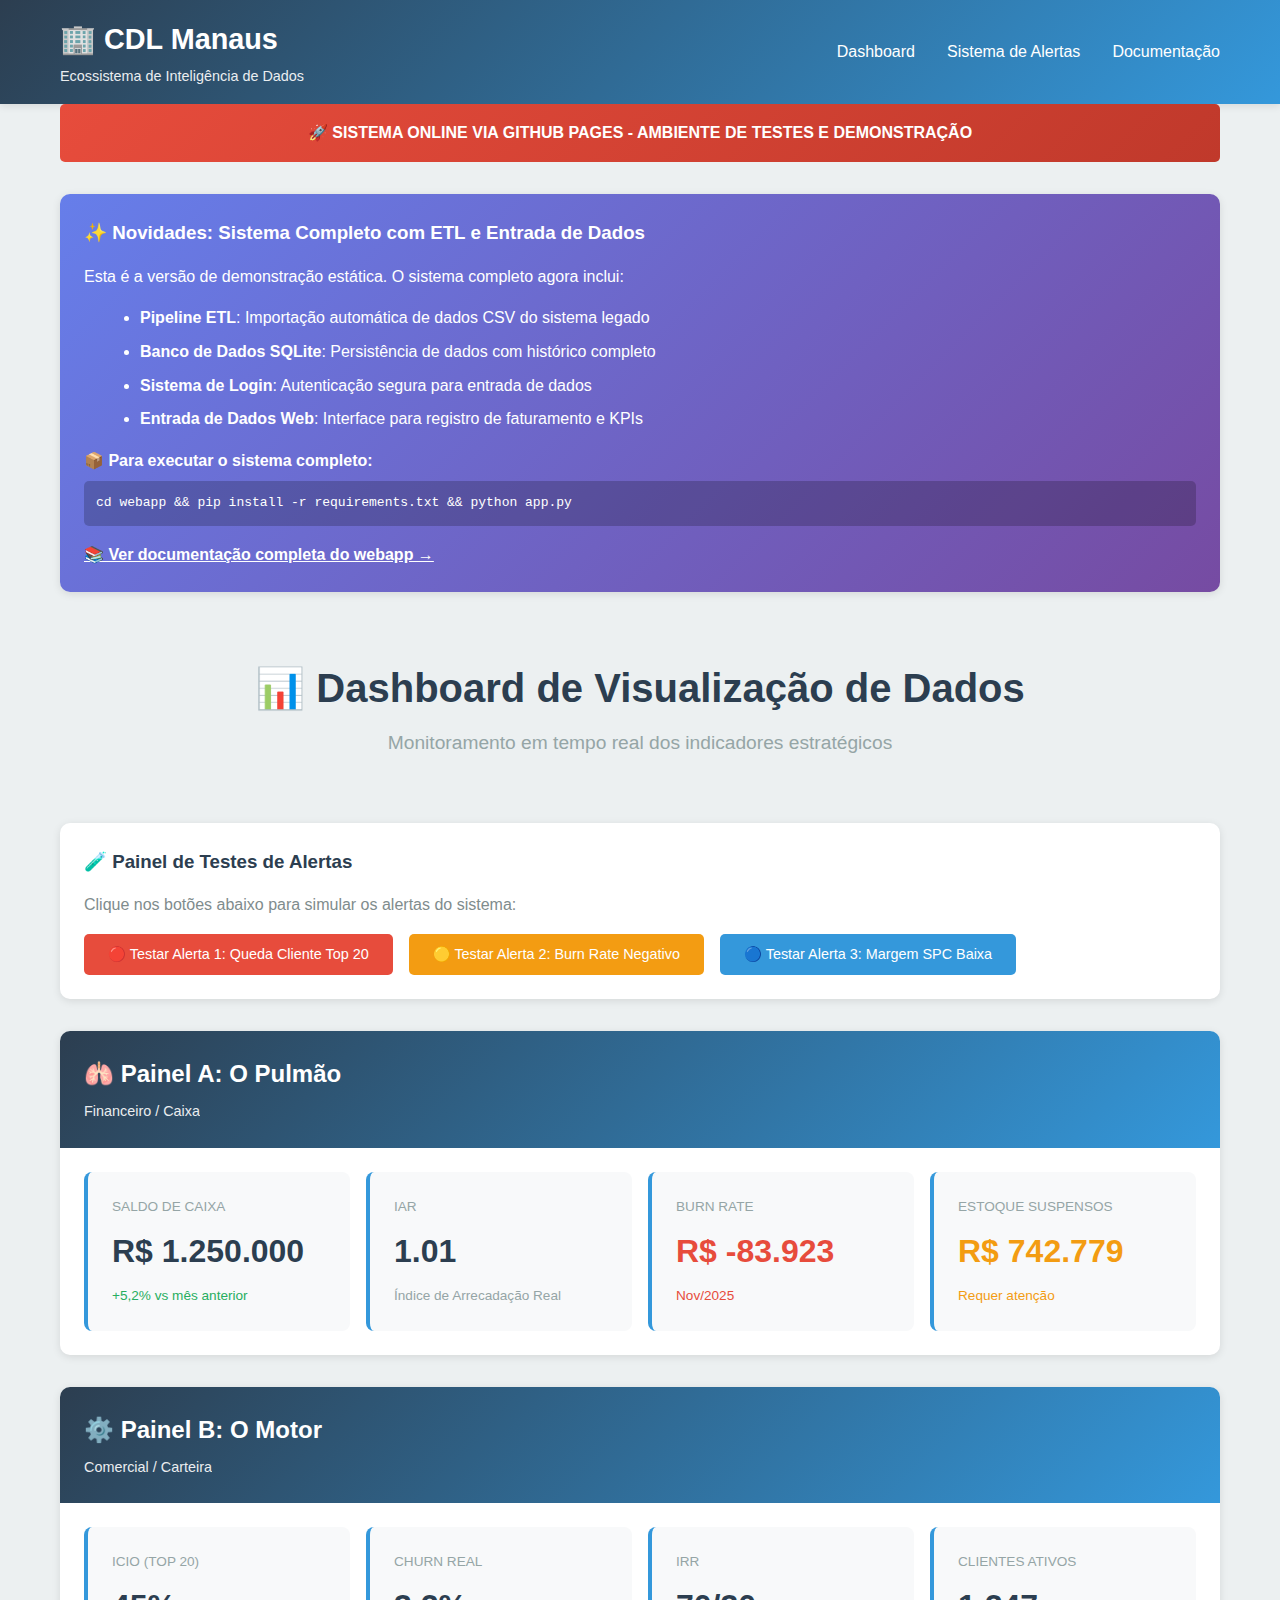
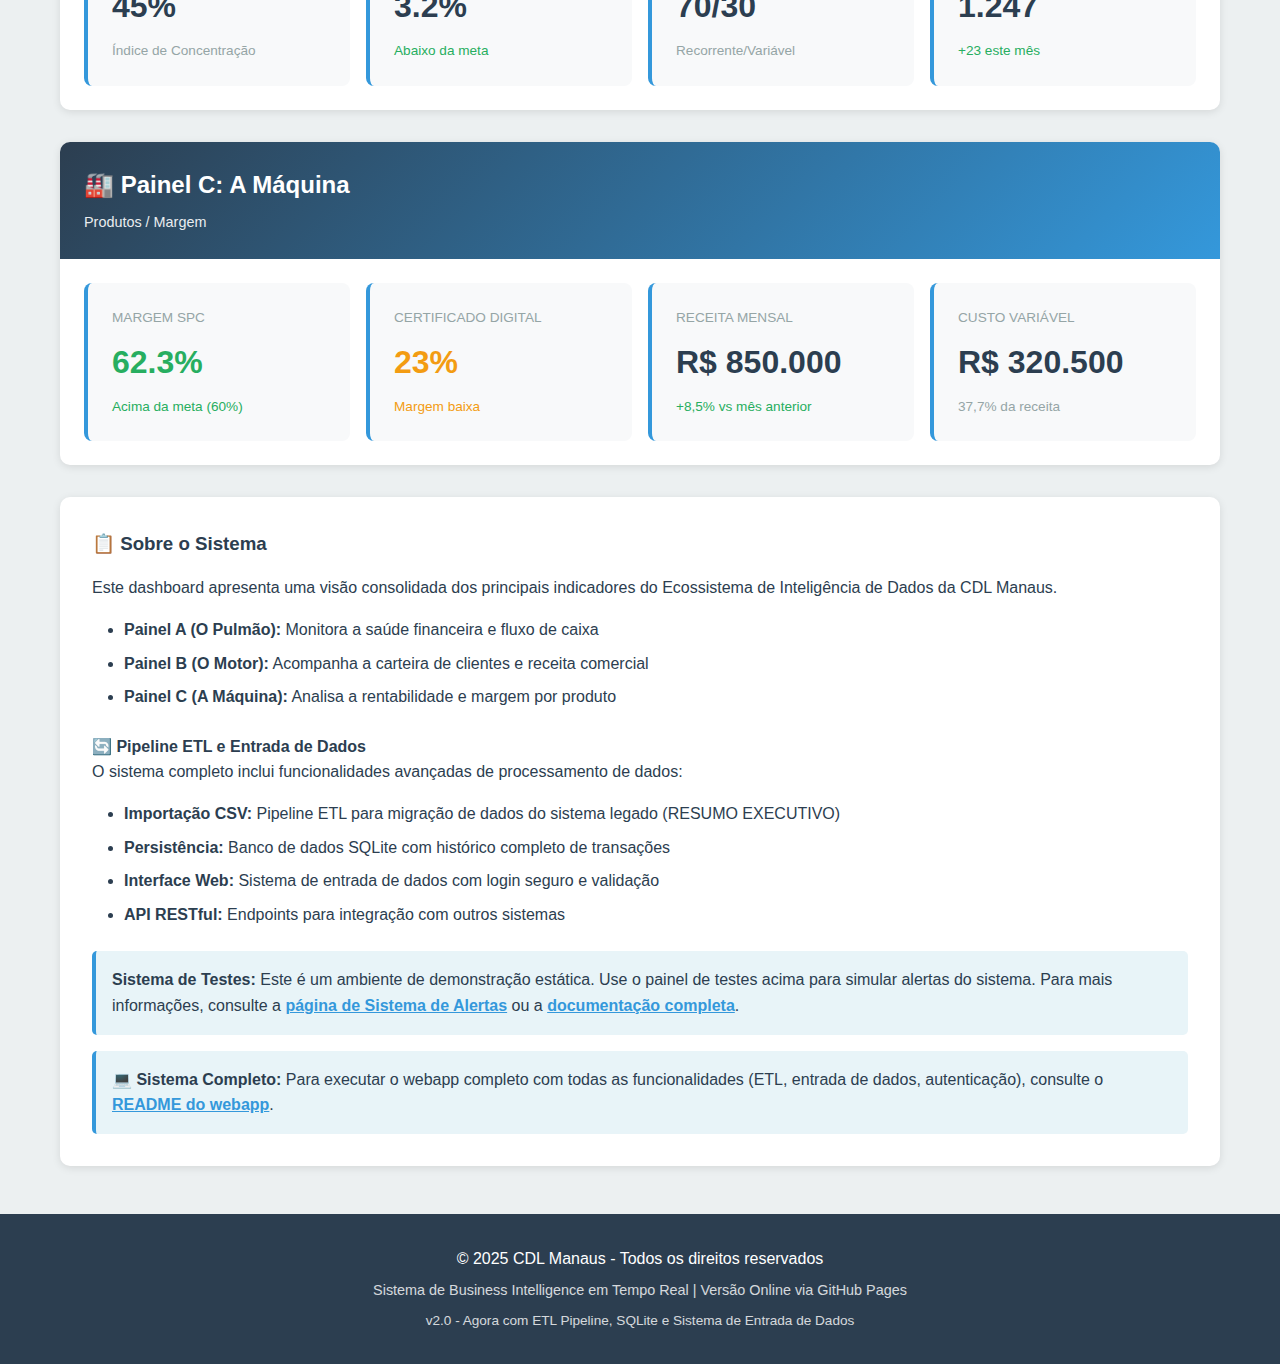
<file: index.html>
<!DOCTYPE html>
<html lang="pt-BR">
<head>
    <meta charset="UTF-8">
    <meta name="viewport" content="width=device-width, initial-scale=1.0">
    <meta name="description" content="Dashboard de Business Intelligence em Tempo Real para CDL Manaus. Monitore indicadores financeiros, comerciais e de produtos com alertas automatizados.">
    <meta name="keywords" content="BI, Business Intelligence, Dashboard, CDL Manaus, Gestão de Dados, KPIs">
    <title>Dashboard - CDL Manaus - Ecossistema de Inteligência de Dados</title>
    <link rel="stylesheet" href="webapp/static/css/style.css">
    <style>
        /* Additional styles for static version */
        .test-alert-banner {
            background: linear-gradient(135deg, #e74c3c, #c0392b);
            color: white;
            padding: 1rem;
            text-align: center;
            font-weight: bold;
            margin-bottom: 1rem;
            border-radius: 5px;
        }
        .test-controls {
            background: #fff;
            padding: 1.5rem;
            border-radius: 10px;
            box-shadow: 0 2px 8px rgba(0,0,0,0.1);
            margin-bottom: 2rem;
        }
        .test-controls h3 {
            color: #2c3e50;
            margin-bottom: 1rem;
        }
        .test-buttons {
            display: flex;
            gap: 1rem;
            flex-wrap: wrap;
        }
        .test-btn {
            padding: 0.75rem 1.5rem;
            border: none;
            border-radius: 5px;
            font-size: 0.9rem;
            cursor: pointer;
            transition: all 0.3s;
            color: white;
        }
        .test-btn:focus {
            outline: 3px solid #ffa500;
            outline-offset: 2px;
        }
        .test-btn-alert1 { background: #e74c3c; }
        .test-btn-alert1:hover { background: #c0392b; }
        .test-btn-alert2 { background: #f39c12; }
        .test-btn-alert2:hover { background: #e67e22; }
        .test-btn-alert3 { background: #3498db; }
        .test-btn-alert3:hover { background: #2980b9; }
        .alert-simulation {
            position: fixed;
            bottom: 20px;
            right: 20px;
            max-width: 400px;
            background: white;
            border-radius: 10px;
            box-shadow: 0 4px 16px rgba(0,0,0,0.2);
            padding: 1.5rem;
            display: none;
            z-index: 1000;
            animation: slideIn 0.3s ease-out;
        }
        @keyframes slideIn {
            from {
                transform: translateX(100%);
                opacity: 0;
            }
            to {
                transform: translateX(0);
                opacity: 1;
            }
        }
        .alert-simulation.show {
            display: block;
        }
        .alert-simulation .close-alert {
            position: absolute;
            top: 10px;
            right: 10px;
            background: none;
            border: none;
            font-size: 1.5rem;
            cursor: pointer;
            color: #95a5a6;
        }
        .alert-simulation .close-alert:focus {
            outline: 3px solid #ffa500;
            outline-offset: 2px;
        }
        .skip-to-content {
            position: absolute;
            left: -9999px;
            z-index: 999;
            padding: 1rem;
            background-color: #3498db;
            color: white;
            text-decoration: none;
        }
        .skip-to-content:focus {
            left: 50%;
            transform: translateX(-50%);
            top: 1rem;
        }
        @media (max-width: 768px) {
            .nav-menu {
                display: none;
                flex-direction: column;
                position: absolute;
                top: 100%;
                left: 0;
                right: 0;
                background: var(--primary-color);
                padding: 1rem;
                gap: 1rem;
            }
            .nav-menu.active {
                display: flex;
            }
            .mobile-menu-toggle {
                display: block;
                background: none;
                border: none;
                color: white;
                font-size: 1.5rem;
                cursor: pointer;
                padding: 0.5rem;
            }
            .mobile-menu-toggle:focus {
                outline: 3px solid #ffa500;
                outline-offset: 2px;
            }
        }
        @media (min-width: 769px) {
            .mobile-menu-toggle {
                display: none;
            }
        }
        .alert-simulation h4 {
            margin-bottom: 1rem;
            font-size: 1.2rem;
        }
        .alert-simulation p {
            margin-bottom: 0.5rem;
            line-height: 1.5;
        }
        .alert-simulation .alert-type {
            display: inline-block;
            padding: 0.25rem 0.75rem;
            border-radius: 20px;
            font-size: 0.85rem;
            font-weight: 600;
            margin-bottom: 1rem;
        }
        .alert-type.critical { background: #e74c3c; color: white; }
        .alert-type.warning { background: #f39c12; color: white; }
        .alert-type.info { background: #3498db; color: white; }
    </style>
</head>
<body>
    <!-- Skip to content link for keyboard navigation -->
    <a href="#main-content" class="skip-to-content">Pular para o conteúdo principal</a>
    
    <header role="banner">
        <nav class="navbar" role="navigation" aria-label="Navegação principal">
            <div class="container">
                <div class="logo">
                    <h1>🏢 CDL Manaus</h1>
                    <p class="subtitle">Ecossistema de Inteligência de Dados</p>
                </div>
                <button class="mobile-menu-toggle" 
                        aria-label="Menu de navegação" 
                        aria-expanded="false"
                        aria-controls="main-nav"
                        onclick="toggleMobileMenu()">
                    ☰
                </button>
                <ul class="nav-menu" id="main-nav" role="menu">
                    <li role="none"><a href="index.html" role="menuitem" aria-current="page">Dashboard</a></li>
                    <li role="none"><a href="alerts.html" role="menuitem">Sistema de Alertas</a></li>
                    <li role="none"><a href="https://github.com/mayconabentes-bi/Ecossistema-de-Intelig-ncia-de-Dados" target="_blank" rel="noopener noreferrer" role="menuitem" aria-label="Documentação (abre em nova aba)">Documentação</a></li>
                </ul>
            </div>
        </nav>
    </header>

    <main class="container" id="main-content" role="main">
        <div class="test-alert-banner" role="banner" aria-label="Aviso do sistema">
            🚀 SISTEMA ONLINE VIA GITHUB PAGES - AMBIENTE DE TESTES E DEMONSTRAÇÃO
        </div>

        <div class="info-section" style="margin-bottom: 2rem; background: linear-gradient(135deg, #667eea 0%, #764ba2 100%); color: white; border-radius: 10px; padding: 1.5rem;">
            <h3 style="color: white; margin-bottom: 1rem;">✨ Novidades: Sistema Completo com ETL e Entrada de Dados</h3>
            <p style="margin-bottom: 0.75rem;">Esta é a versão de demonstração estática. O sistema completo agora inclui:</p>
            <ul style="margin-left: 1.5rem; margin-bottom: 1rem;">
                <li><strong>Pipeline ETL</strong>: Importação automática de dados CSV do sistema legado</li>
                <li><strong>Banco de Dados SQLite</strong>: Persistência de dados com histórico completo</li>
                <li><strong>Sistema de Login</strong>: Autenticação segura para entrada de dados</li>
                <li><strong>Entrada de Dados Web</strong>: Interface para registro de faturamento e KPIs</li>
            </ul>
            <p style="margin-bottom: 0.5rem;"><strong>📦 Para executar o sistema completo:</strong></p>
            <p style="font-family: monospace; background: rgba(0,0,0,0.2); padding: 0.75rem; border-radius: 5px; margin-bottom: 1rem;">
                cd webapp && pip install -r requirements.txt && python app.py
            </p>
            <p style="margin-bottom: 0;">
                <a href="https://github.com/mayconabentes-bi/Ecossistema-de-Intelig-ncia-de-Dados/tree/main/webapp" target="_blank" style="color: white; font-weight: bold; text-decoration: underline;">📚 Ver documentação completa do webapp →</a>
            </p>
        </div>

        <section class="hero">
            <h2>📊 Dashboard de Visualização de Dados</h2>
            <p class="hero-subtitle">Monitoramento em tempo real dos indicadores estratégicos</p>
        </section>

        <section class="test-controls" aria-labelledby="test-controls-title">
            <h3 id="test-controls-title">🧪 Painel de Testes de Alertas</h3>
            <p style="margin-bottom: 1rem; color: #7f8c8d;">Clique nos botões abaixo para simular os alertas do sistema:</p>
            <div class="test-buttons" role="group" aria-label="Botões de teste de alertas">
                <button class="test-btn test-btn-alert1" 
                        onclick="testAlert1()"
                        aria-label="Testar Alerta 1: Queda de Cliente Top 20"
                        title="Simula um alerta crítico de queda de faturamento de cliente importante">
                    🔴 Testar Alerta 1: Queda Cliente Top 20
                </button>
                <button class="test-btn test-btn-alert2" 
                        onclick="testAlert2()"
                        aria-label="Testar Alerta 2: Burn Rate Negativo Consecutivo"
                        title="Simula um alerta de queima de caixa por 2 meses consecutivos">
                    🟡 Testar Alerta 2: Burn Rate Negativo
                </button>
                <button class="test-btn test-btn-alert3" 
                        onclick="testAlert3()"
                        aria-label="Testar Alerta 3: Margem SPC Abaixo da Meta"
                        title="Simula um alerta de margem de contribuição abaixo do limite">
                    🔵 Testar Alerta 3: Margem SPC Baixa
                </button>
            </div>
        </section>

        <div class="dashboard-grid" role="region" aria-label="Painéis de indicadores">
            <!-- Painel A: O Pulmão (Financeiro) -->
            <article class="panel" aria-labelledby="painel-a-title">
                <div class="panel-header">
                    <h3 id="painel-a-title">🫁 Painel A: O Pulmão</h3>
                    <span class="panel-subtitle">Financeiro / Caixa</span>
                </div>
                <div class="panel-content">
                    <div class="kpi-grid" role="list" aria-label="Indicadores financeiros">
                        <div class="kpi-card" role="listitem">
                            <div class="kpi-label" id="label-saldo-caixa">Saldo de Caixa</div>
                            <div class="kpi-value" id="saldo-caixa" aria-labelledby="label-saldo-caixa" aria-describedby="desc-saldo-caixa">R$ 1.250.000</div>
                            <div class="kpi-change positive" id="desc-saldo-caixa">+5,2% vs mês anterior</div>
                        </div>
                        <div class="kpi-card" role="listitem">
                            <div class="kpi-label" id="label-iar">IAR</div>
                            <div class="kpi-value" id="iar" aria-labelledby="label-iar" aria-describedby="desc-iar" title="Índice de Arrecadação Real">1.01</div>
                            <div class="kpi-change neutral" id="desc-iar">Índice de Arrecadação Real</div>
                        </div>
                        <div class="kpi-card" role="listitem">
                            <div class="kpi-label" id="label-burn-rate">Burn Rate</div>
                            <div class="kpi-value negative" id="burn-rate" aria-labelledby="label-burn-rate" aria-describedby="desc-burn-rate">R$ -83.923</div>
                            <div class="kpi-change negative" id="desc-burn-rate">Nov/2025</div>
                        </div>
                        <div class="kpi-card" role="listitem">
                            <div class="kpi-label" id="label-suspensos">Estoque Suspensos</div>
                            <div class="kpi-value warning" id="suspensos" aria-labelledby="label-suspensos" aria-describedby="desc-suspensos">R$ 742.779</div>
                            <div class="kpi-change warning" id="desc-suspensos">Requer atenção</div>
                        </div>
                    </div>
                </div>
            </article>

            <!-- Painel B: O Motor (Comercial) -->
            <article class="panel" aria-labelledby="painel-b-title">
                <div class="panel-header">
                    <h3 id="painel-b-title">⚙️ Painel B: O Motor</h3>
                    <span class="panel-subtitle">Comercial / Carteira</span>
                </div>
                <div class="panel-content">
                    <div class="kpi-grid" role="list" aria-label="Indicadores comerciais">
                        <div class="kpi-card" role="listitem">
                            <div class="kpi-label" id="label-icio">ICIO (Top 20)</div>
                            <div class="kpi-value" id="icio" aria-labelledby="label-icio" aria-describedby="desc-icio" title="Índice de Concentração dos 20 maiores clientes">45%</div>
                            <div class="kpi-change neutral" id="desc-icio">Índice de Concentração</div>
                        </div>
                        <div class="kpi-card" role="listitem">
                            <div class="kpi-label" id="label-churn">Churn Real</div>
                            <div class="kpi-value" id="churn" aria-labelledby="label-churn" aria-describedby="desc-churn">3.2%</div>
                            <div class="kpi-change positive" id="desc-churn">Abaixo da meta</div>
                        </div>
                        <div class="kpi-card" role="listitem">
                            <div class="kpi-label" id="label-irr">IRR</div>
                            <div class="kpi-value" id="irr" aria-labelledby="label-irr" aria-describedby="desc-irr" title="Índice de Renovação de Receita">70/30</div>
                            <div class="kpi-change neutral" id="desc-irr">Recorrente/Variável</div>
                        </div>
                        <div class="kpi-card" role="listitem">
                            <div class="kpi-label" id="label-entries">Clientes Ativos</div>
                            <div class="kpi-value" id="entries" aria-labelledby="label-entries" aria-describedby="desc-entries">1.247</div>
                            <div class="kpi-change positive" id="desc-entries">+23 este mês</div>
                        </div>
                    </div>
                </div>
            </article>

            <!-- Painel C: A Máquina (Produtos) -->
            <article class="panel" aria-labelledby="painel-c-title">
                <div class="panel-header">
                    <h3 id="painel-c-title">🏭 Painel C: A Máquina</h3>
                    <span class="panel-subtitle">Produtos / Margem</span>
                </div>
                <div class="panel-content">
                    <div class="kpi-grid" role="list" aria-label="Indicadores de produtos">
                        <div class="kpi-card" role="listitem">
                            <div class="kpi-label" id="label-margem-spc">Margem SPC</div>
                            <div class="kpi-value positive" id="margem-spc" aria-labelledby="label-margem-spc" aria-describedby="desc-margem-spc">62.3%</div>
                            <div class="kpi-change positive" id="desc-margem-spc">Acima da meta (60%)</div>
                        </div>
                        <div class="kpi-card" role="listitem">
                            <div class="kpi-label" id="label-cert-digital">Certificado Digital</div>
                            <div class="kpi-value warning" id="cert-digital" aria-labelledby="label-cert-digital" aria-describedby="desc-cert-digital">23%</div>
                            <div class="kpi-change warning" id="desc-cert-digital">Margem baixa</div>
                        </div>
                        <div class="kpi-card" role="listitem">
                            <div class="kpi-label" id="label-receita">Receita Mensal</div>
                            <div class="kpi-value" id="receita" aria-labelledby="label-receita" aria-describedby="desc-receita">R$ 850.000</div>
                            <div class="kpi-change positive" id="desc-receita">+8,5% vs mês anterior</div>
                        </div>
                        <div class="kpi-card" role="listitem">
                            <div class="kpi-label" id="label-custo">Custo Variável</div>
                            <div class="kpi-value" id="custo" aria-labelledby="label-custo" aria-describedby="desc-custo">R$ 320.500</div>
                            <div class="kpi-change neutral" id="desc-custo">37,7% da receita</div>
                        </div>
                    </div>
                </div>
            </article>
        </div>

        <div class="info-section">
            <h3>📋 Sobre o Sistema</h3>
            <p>Este dashboard apresenta uma visão consolidada dos principais indicadores do Ecossistema de Inteligência de Dados da CDL Manaus.</p>
            <ul>
                <li><strong>Painel A (O Pulmão):</strong> Monitora a saúde financeira e fluxo de caixa</li>
                <li><strong>Painel B (O Motor):</strong> Acompanha a carteira de clientes e receita comercial</li>
                <li><strong>Painel C (A Máquina):</strong> Analisa a rentabilidade e margem por produto</li>
            </ul>
            
            <h4 style="margin-top: 1.5rem; color: #2c3e50;">🔄 Pipeline ETL e Entrada de Dados</h4>
            <p>O sistema completo inclui funcionalidades avançadas de processamento de dados:</p>
            <ul>
                <li><strong>Importação CSV:</strong> Pipeline ETL para migração de dados do sistema legado (RESUMO EXECUTIVO)</li>
                <li><strong>Persistência:</strong> Banco de dados SQLite com histórico completo de transações</li>
                <li><strong>Interface Web:</strong> Sistema de entrada de dados com login seguro e validação</li>
                <li><strong>API RESTful:</strong> Endpoints para integração com outros sistemas</li>
            </ul>
            
            <p class="access-info">
                <strong>Sistema de Testes:</strong> Este é um ambiente de demonstração estática. Use o painel de testes acima para simular alertas do sistema. Para mais informações, consulte a <a href="alerts.html">página de Sistema de Alertas</a> ou a <a href="https://github.com/mayconabentes-bi/Ecossistema-de-Intelig-ncia-de-Dados/blob/main/SISTEMA_ALERTAS.md" target="_blank">documentação completa</a>.
            </p>
            
            <p class="access-info" style="margin-top: 1rem; padding: 1rem; background: #e8f4f8; border-left: 4px solid #3498db; border-radius: 5px;">
                <strong>💻 Sistema Completo:</strong> Para executar o webapp completo com todas as funcionalidades (ETL, entrada de dados, autenticação), consulte o <a href="https://github.com/mayconabentes-bi/Ecossistema-de-Intelig-ncia-de-Dados/blob/main/webapp/README.md" target="_blank" style="font-weight: bold;">README do webapp</a>.
            </p>
        </div>

        <!-- Alert Simulation Container -->
        <div id="alertSimulation" class="alert-simulation" role="alertdialog" aria-labelledby="alert-title" aria-describedby="alert-description" aria-live="assertive" aria-atomic="true">
            <button class="close-alert" onclick="closeAlert()" aria-label="Fechar alerta">✕</button>
            <div id="alertContent"></div>
        </div>
    </main>

    <footer role="contentinfo">
        <div class="container">
            <p>&copy; 2025 CDL Manaus - Todos os direitos reservados</p>
            <p class="footer-info">Sistema de Business Intelligence em Tempo Real | Versão Online via GitHub Pages</p>
            <p class="footer-info" style="font-size: 0.85rem; margin-top: 0.5rem;">v2.0 - Agora com ETL Pipeline, SQLite e Sistema de Entrada de Dados</p>
        </div>
    </footer>

    <script>
        // Mobile menu toggle
        function toggleMobileMenu() {
            const menu = document.getElementById('main-nav');
            const button = document.querySelector('.mobile-menu-toggle');
            const isExpanded = button.getAttribute('aria-expanded') === 'true';
            
            menu.classList.toggle('active');
            button.setAttribute('aria-expanded', !isExpanded);
        }

        // Close mobile menu when clicking outside
        document.addEventListener('click', function(event) {
            const menu = document.getElementById('main-nav');
            const button = document.querySelector('.mobile-menu-toggle');
            const isClickInside = menu.contains(event.target) || button.contains(event.target);
            
            if (!isClickInside && menu.classList.contains('active')) {
                menu.classList.remove('active');
                button.setAttribute('aria-expanded', 'false');
            }
        });

        // Keyboard navigation for alerts
        document.addEventListener('keydown', function(event) {
            if (event.key === 'Escape') {
                closeAlert();
            }
        });

        function testAlert1() {
            const content = `
                <h4>🔴 ALERTA CRÍTICO</h4>
                <span class="alert-type critical">Alerta 1: Queda Cliente Top 20</span>
                <p><strong>Cliente:</strong> Bemol S.A.</p>
                <p><strong>Queda:</strong> -25,3% vs. média 4 semanas</p>
                <p><strong>📊 Dados:</strong></p>
                <ul style="margin-left: 1.5rem; margin-bottom: 1rem;">
                    <li>Média 4 semanas: R$ 42.500</li>
                    <li>Semana atual: R$ 31.745</li>
                    <li>Diferença: -R$ 10.755</li>
                </ul>
                <p><strong>⚠️ AÇÃO RECOMENDADA:</strong></p>
                <p>Agendar reunião com cliente nas próximas 48h para entender motivo da redução.</p>
                <p style="margin-top: 1rem; color: #7f8c8d; font-size: 0.85rem;">📅 ${new Date().toLocaleString('pt-BR')}</p>
            `;
            showAlert(content);
        }

        function testAlert2() {
            const content = `
                <h4>🟡 ALERTA CRÍTICO</h4>
                <span class="alert-type warning">Alerta 2: Burn Rate Negativo</span>
                <p><strong>⚠️ Situação:</strong> Queimando caixa por 2 meses consecutivos</p>
                <p><strong>📊 Dados:</strong></p>
                <ul style="margin-left: 1.5rem; margin-bottom: 1rem;">
                    <li>Out/2025: -R$ 45.200</li>
                    <li>Nov/2025: -R$ 83.923</li>
                    <li>Total queimado: -R$ 129.123</li>
                </ul>
                <p><strong>💡 Projeção:</strong></p>
                <p>Se mantiver ritmo, caixa zerado em: Abril/2026</p>
                <p><strong>🚨 AÇÃO IMEDIATA NECESSÁRIA:</strong></p>
                <ol style="margin-left: 1.5rem; margin-bottom: 1rem;">
                    <li>Reunião emergencial Diretoria (24h)</li>
                    <li>Plano de contingência: cortar despesas não-essenciais</li>
                    <li>Intensificar cobrança e rever precificação</li>
                </ol>
                <p style="margin-top: 1rem; color: #7f8c8d; font-size: 0.85rem;">📅 ${new Date().toLocaleString('pt-BR')}</p>
            `;
            showAlert(content);
        }

        function testAlert3() {
            const content = `
                <h4>🔵 ALERTA DE ATENÇÃO</h4>
                <span class="alert-type info">Alerta 3: Margem SPC Abaixo da Meta</span>
                <p><strong>⚠️ Margem SPC:</strong> 57,2% (Meta: >60%)</p>
                <p><strong>📊 Dados Nov/2025:</strong></p>
                <ul style="margin-left: 1.5rem; margin-bottom: 1rem;">
                    <li>Receita SPC: R$ 650.000</li>
                    <li>Custo SPC: R$ 278.280</li>
                    <li>Margem: 57,2%</li>
                </ul>
                <p><strong>💡 AÇÕES RECOMENDADAS (Priorizar):</strong></p>
                <ol style="margin-left: 1.5rem; margin-bottom: 1rem;">
                    <li>Renegociar tarifa com fornecedor SPC</li>
                    <li>Revisar precificação (aumento de 5-10%)</li>
                    <li>Reduzir custo por consulta (volume)</li>
                </ol>
                <p style="margin-top: 1rem; color: #7f8c8d; font-size: 0.85rem;">📅 ${new Date().toLocaleString('pt-BR')}</p>
            `;
            showAlert(content);
        }

        function showAlert(content) {
            const alertBox = document.getElementById('alertSimulation');
            const alertContent = document.getElementById('alertContent');
            alertContent.innerHTML = content;
            alertBox.classList.add('show');
            
            // Set focus to the close button for accessibility
            setTimeout(() => {
                const closeButton = alertBox.querySelector('.close-alert');
                if (closeButton) {
                    closeButton.focus();
                }
            }, 100);
            
            // Auto-close after 10 seconds
            setTimeout(() => {
                closeAlert();
            }, 10000);
        }

        function closeAlert() {
            const alertBox = document.getElementById('alertSimulation');
            alertBox.classList.remove('show');
        }

        // Simulate real-time data updates
        function updateKPIs() {
            // This would normally fetch from an API
            // For demo purposes, we'll just add visual feedback
            console.log('Dashboard carregado - ' + new Date().toLocaleString('pt-BR'));
        }

        // Initialize
        updateKPIs();
        
        // Update every 30 seconds (demonstration)
        setInterval(updateKPIs, 30000);

        // Handle hash parameters from alerts.html links
        window.addEventListener('load', () => {
            const hash = window.location.hash;
            if (hash === '#test-alert1') {
                setTimeout(() => testAlert1(), 500);
            } else if (hash === '#test-alert2') {
                setTimeout(() => testAlert2(), 500);
            } else if (hash === '#test-alert3') {
                setTimeout(() => testAlert3(), 500);
            }
        });
    </script>
</body>
</html>
</file>
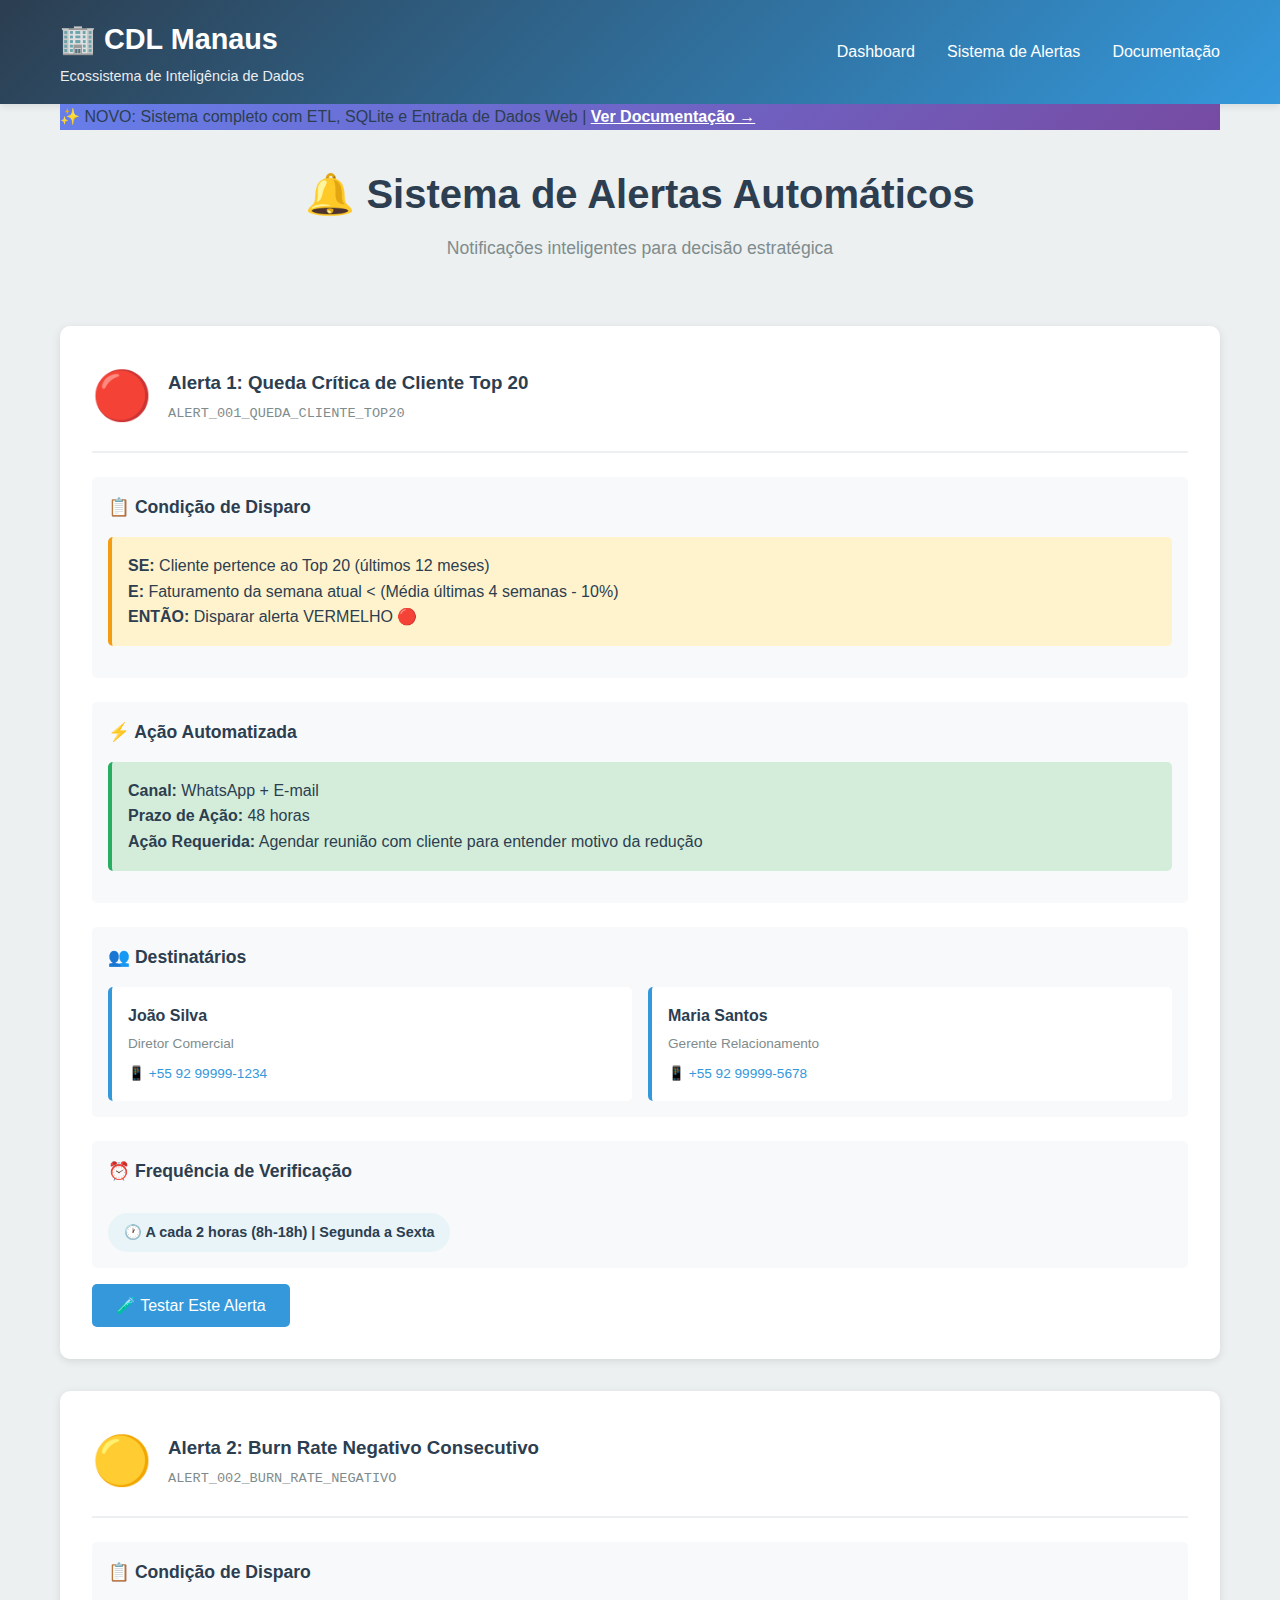
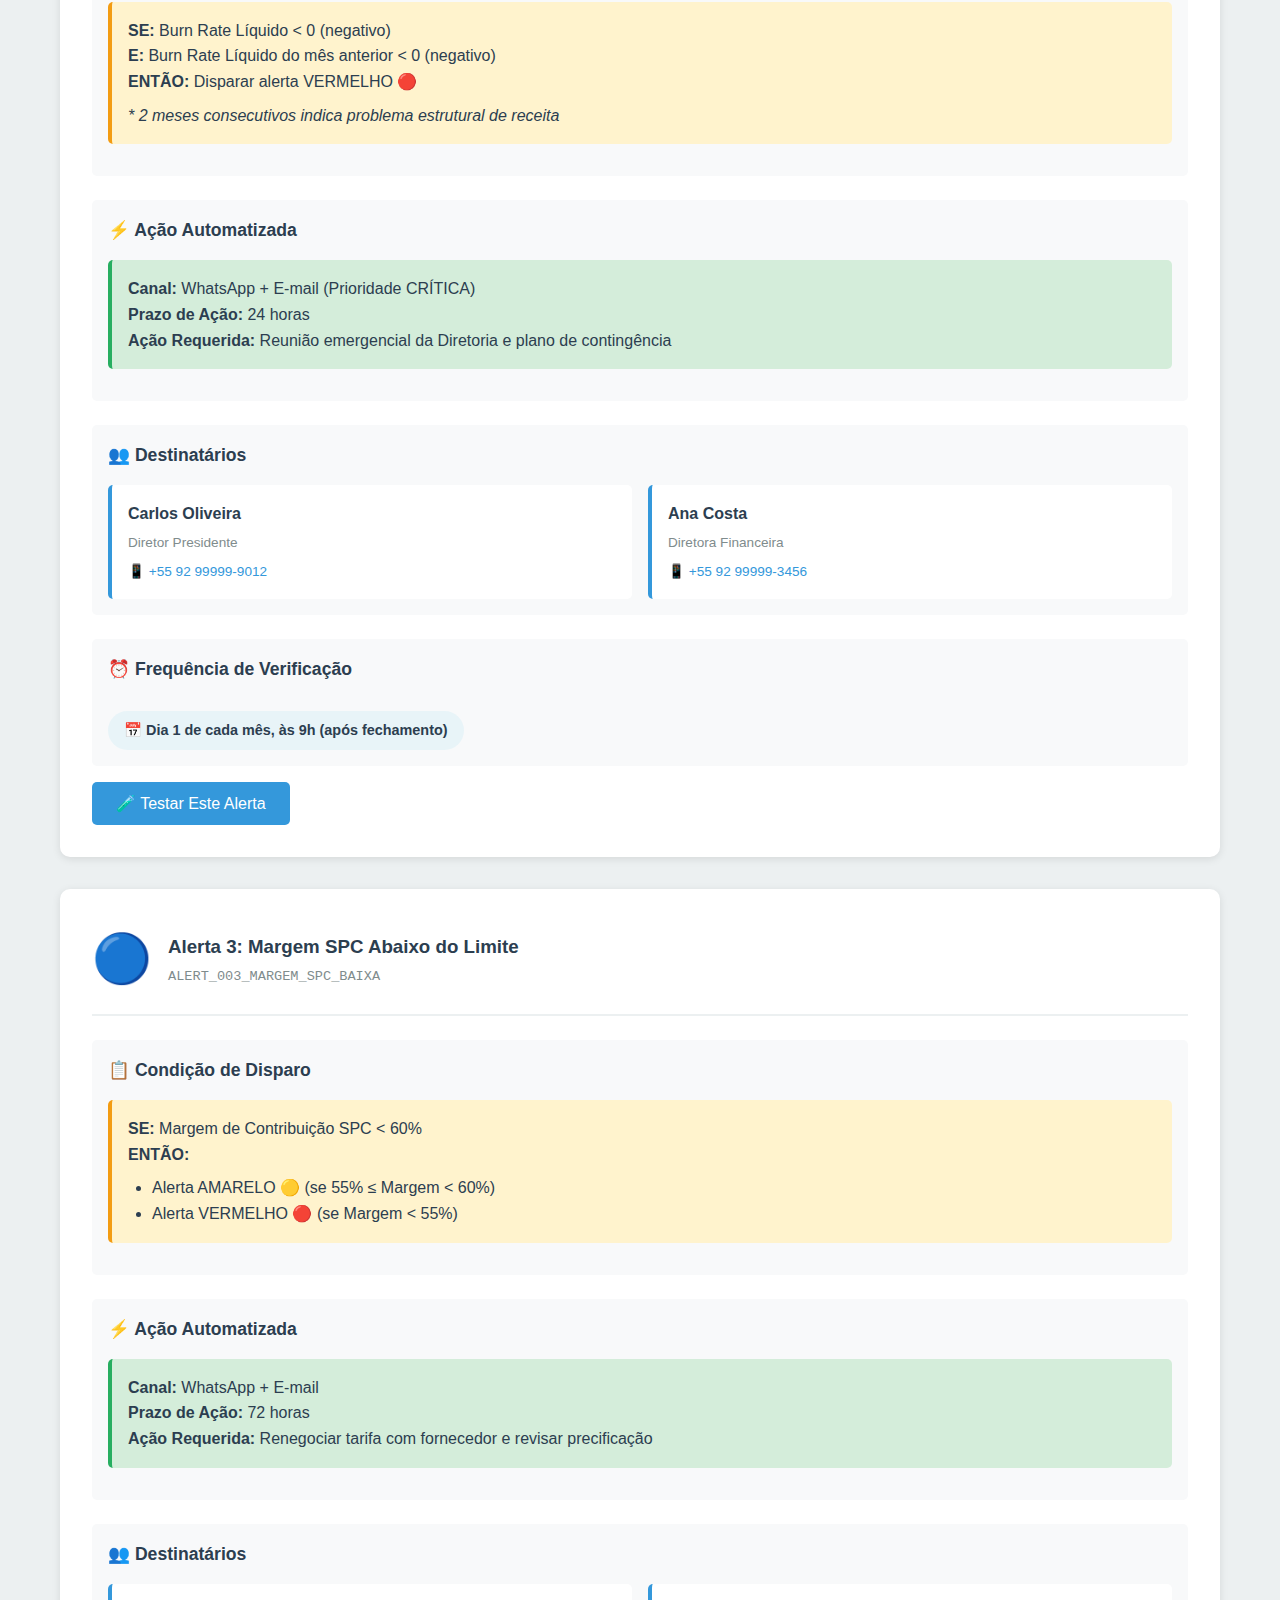
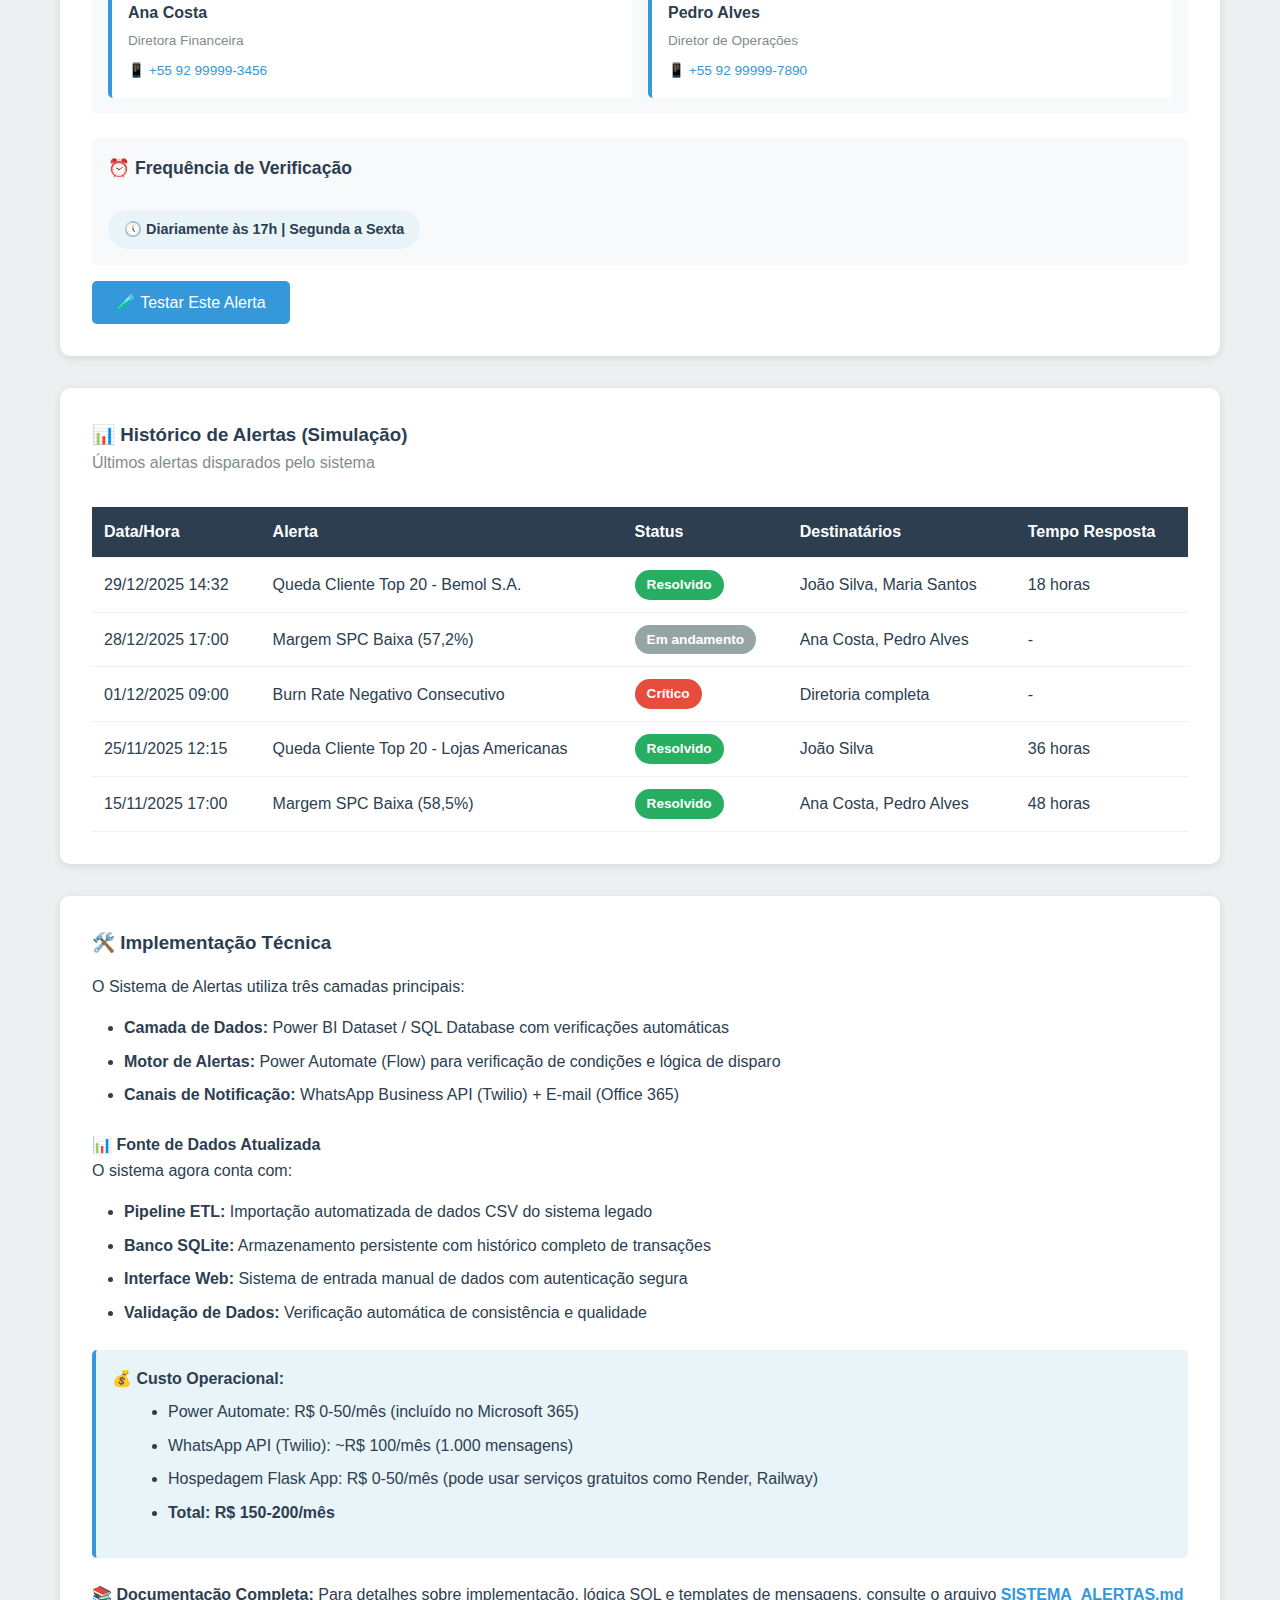
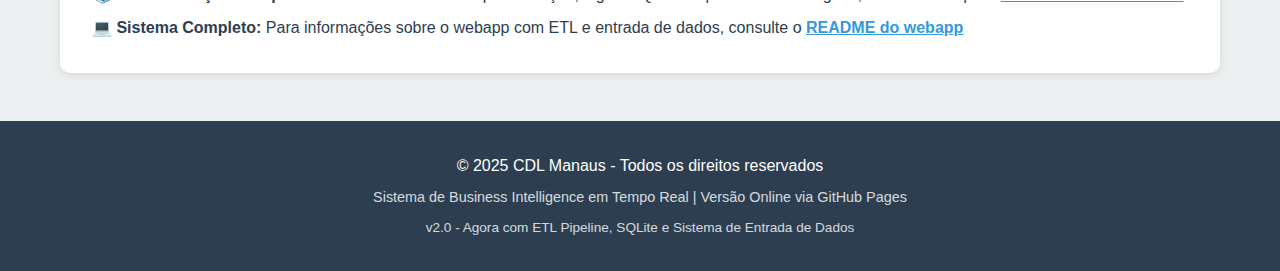
<file: alerts.html>
<!DOCTYPE html>
<html lang="pt-BR">
<head>
    <meta charset="UTF-8">
    <meta name="viewport" content="width=device-width, initial-scale=1.0">
    <meta name="description" content="Sistema de Alertas Automáticos do Ecossistema de Inteligência de Dados da CDL Manaus. Notificações inteligentes para decisão estratégica.">
    <meta name="keywords" content="Alertas, Notificações, Business Intelligence, CDL Manaus, Sistema de Gestão">
    <title>Sistema de Alertas - CDL Manaus</title>
    <link rel="stylesheet" href="webapp/static/css/style.css">
    <style>
        .alerts-hero {
            text-align: center;
            padding: 2rem 0;
            margin-bottom: 2rem;
        }
        .alerts-hero h2 {
            font-size: 2.5rem;
            color: #2c3e50;
            margin-bottom: 0.5rem;
        }
        .alert-rule-card {
            background: white;
            border-radius: 10px;
            box-shadow: 0 2px 8px rgba(0,0,0,0.1);
            padding: 2rem;
            margin-bottom: 2rem;
        }
        .alert-rule-header {
            display: flex;
            align-items: center;
            gap: 1rem;
            margin-bottom: 1.5rem;
            padding-bottom: 1rem;
            border-bottom: 2px solid #ecf0f1;
        }
        .alert-icon {
            font-size: 3rem;
        }
        .alert-rule-title h3 {
            color: #2c3e50;
            margin-bottom: 0.3rem;
        }
        .alert-code {
            font-family: monospace;
            font-size: 0.85rem;
            color: #7f8c8d;
        }
        .alert-details {
            display: grid;
            gap: 1.5rem;
        }
        .alert-detail-section {
            padding: 1rem;
            background: #f8f9fa;
            border-radius: 5px;
        }
        .alert-detail-section h4 {
            color: #2c3e50;
            margin-bottom: 0.75rem;
            font-size: 1.1rem;
        }
        .alert-condition {
            background: #fff3cd;
            border-left: 4px solid #f39c12;
            padding: 1rem;
            margin: 1rem 0;
            border-radius: 5px;
        }
        .alert-action {
            background: #d4edda;
            border-left: 4px solid #27ae60;
            padding: 1rem;
            margin: 1rem 0;
            border-radius: 5px;
        }
        .test-alert-btn {
            background: #3498db;
            color: white;
            border: none;
            padding: 0.75rem 1.5rem;
            border-radius: 5px;
            cursor: pointer;
            font-size: 1rem;
            margin-top: 1rem;
            transition: background 0.3s;
        }
        .test-alert-btn:hover {
            background: #2980b9;
        }
        .test-alert-btn:focus {
            outline: 3px solid #ffa500;
            outline-offset: 2px;
        }
        .skip-to-content {
            position: absolute;
            left: -9999px;
            z-index: 999;
            padding: 1rem;
            background-color: #3498db;
            color: white;
            text-decoration: none;
        }
        .skip-to-content:focus {
            left: 50%;
            transform: translateX(-50%);
            top: 1rem;
        }
        @media (max-width: 768px) {
            .nav-menu {
                display: none;
                flex-direction: column;
                position: absolute;
                top: 100%;
                left: 0;
                right: 0;
                background: var(--primary-color);
                padding: 1rem;
                gap: 1rem;
            }
            .nav-menu.active {
                display: flex;
            }
            .mobile-menu-toggle {
                display: block;
                background: none;
                border: none;
                color: white;
                font-size: 1.5rem;
                cursor: pointer;
                padding: 0.5rem;
            }
            .mobile-menu-toggle:focus {
                outline: 3px solid #ffa500;
                outline-offset: 2px;
            }
            .alert-recipients {
                grid-template-columns: 1fr;
            }
        }
        @media (min-width: 769px) {
            .mobile-menu-toggle {
                display: none;
            }
        }
            font-size: 1rem;
            margin-top: 1rem;
            transition: background 0.3s;
        }
        .test-alert-btn:hover {
            background: #2980b9;
        }
        .alert-recipients {
            display: grid;
            grid-template-columns: repeat(auto-fit, minmax(200px, 1fr));
            gap: 1rem;
            margin-top: 1rem;
        }
        .recipient-card {
            background: white;
            padding: 1rem;
            border-radius: 5px;
            border-left: 4px solid #3498db;
        }
        .recipient-name {
            font-weight: bold;
            color: #2c3e50;
            margin-bottom: 0.3rem;
        }
        .recipient-role {
            font-size: 0.85rem;
            color: #7f8c8d;
            margin-bottom: 0.5rem;
        }
        .recipient-contact {
            font-size: 0.85rem;
            color: #3498db;
        }
        .frequency-badge {
            display: inline-block;
            background: #e8f4f8;
            padding: 0.5rem 1rem;
            border-radius: 20px;
            font-size: 0.9rem;
            color: #2c3e50;
            font-weight: 600;
            margin-top: 1rem;
        }
        .log-section {
            background: white;
            border-radius: 10px;
            box-shadow: 0 2px 8px rgba(0,0,0,0.1);
            padding: 2rem;
            margin-top: 2rem;
        }
        .log-table {
            width: 100%;
            border-collapse: collapse;
            margin-top: 1rem;
        }
        .log-table th,
        .log-table td {
            padding: 0.75rem;
            text-align: left;
            border-bottom: 1px solid #ecf0f1;
        }
        .log-table th {
            background: #2c3e50;
            color: white;
            font-weight: 600;
        }
        .log-table tbody tr:hover {
            background: #f8f9fa;
        }
        .status-badge {
            display: inline-block;
            padding: 0.25rem 0.75rem;
            border-radius: 15px;
            font-size: 0.85rem;
            font-weight: 600;
        }
        .status-critical { background: #e74c3c; color: white; }
        .status-warning { background: #f39c12; color: white; }
        .status-resolved { background: #27ae60; color: white; }
        .status-pending { background: #95a5a6; color: white; }
    </style>
</head>
<body>
    <!-- Skip to content link for keyboard navigation -->
    <a href="#main-content" class="skip-to-content">Pular para o conteúdo principal</a>
    
    <header role="banner">
        <nav class="navbar" role="navigation" aria-label="Navegação principal">
            <div class="container">
                <div class="logo">
                    <h1>🏢 CDL Manaus</h1>
                    <p class="subtitle">Ecossistema de Inteligência de Dados</p>
                </div>
                <button class="mobile-menu-toggle" 
                        aria-label="Menu de navegação" 
                        aria-expanded="false"
                        aria-controls="main-nav"
                        onclick="toggleMobileMenu()">
                    ☰
                </button>
                <ul class="nav-menu" id="main-nav" role="menu">
                    <li role="none"><a href="index.html" role="menuitem">Dashboard</a></li>
                    <li role="none"><a href="alerts.html" role="menuitem" aria-current="page">Sistema de Alertas</a></li>
                    <li role="none"><a href="https://github.com/mayconabentes-bi/Ecossistema-de-Intelig-ncia-de-Dados" target="_blank" rel="noopener noreferrer" role="menuitem" aria-label="Documentação (abre em nova aba)">Documentação</a></li>
                </ul>
            </div>
        </nav>
    </header>

    <main class="container" id="main-content" role="main">
        <div class="test-alert-banner" style="background: linear-gradient(135deg, #667eea 0%, #764ba2 100%);">
            ✨ NOVO: Sistema completo com ETL, SQLite e Entrada de Dados Web | <a href="https://github.com/mayconabentes-bi/Ecossistema-de-Intelig-ncia-de-Dados/tree/main/webapp" target="_blank" style="color: white; text-decoration: underline; font-weight: bold;">Ver Documentação →</a>
        </div>
        
        <section class="alerts-hero">
            <h2>🔔 Sistema de Alertas Automáticos</h2>
            <p style="color: #7f8c8d; font-size: 1.1rem;">Notificações inteligentes para decisão estratégica</p>
        </section>

        <!-- Alert Rule 1 -->
        <article class="alert-rule-card" aria-labelledby="alert-1-title">
            <div class="alert-rule-header">
                <div class="alert-icon" aria-hidden="true">🔴</div>
                <div class="alert-rule-title">
                    <h3 id="alert-1-title">Alerta 1: Queda Crítica de Cliente Top 20</h3>
                    <p class="alert-code">ALERT_001_QUEDA_CLIENTE_TOP20</p>
                </div>
            </div>
            
            <div class="alert-details">
                <div class="alert-detail-section">
                    <h4>📋 Condição de Disparo</h4>
                    <div class="alert-condition" role="note">
                        <p><strong>SE:</strong> Cliente pertence ao Top 20 (últimos 12 meses)</p>
                        <p><strong>E:</strong> Faturamento da semana atual &lt; (Média últimas 4 semanas - 10%)</p>
                        <p><strong>ENTÃO:</strong> Disparar alerta VERMELHO 🔴</p>
                    </div>
                </div>

                <div class="alert-detail-section">
                    <h4>⚡ Ação Automatizada</h4>
                    <div class="alert-action" role="note">
                        <p><strong>Canal:</strong> WhatsApp + E-mail</p>
                        <p><strong>Prazo de Ação:</strong> 48 horas</p>
                        <p><strong>Ação Requerida:</strong> Agendar reunião com cliente para entender motivo da redução</p>
                    </div>
                </div>

                <div class="alert-detail-section">
                    <h4>👥 Destinatários</h4>
                    <div class="alert-recipients" role="list" aria-label="Lista de destinatários">
                        <div class="recipient-card" role="listitem">
                            <div class="recipient-name">João Silva</div>
                            <div class="recipient-role">Diretor Comercial</div>
                            <div class="recipient-contact">📱 +55 92 99999-1234</div>
                        </div>
                        <div class="recipient-card" role="listitem">
                            <div class="recipient-name">Maria Santos</div>
                            <div class="recipient-role">Gerente Relacionamento</div>
                            <div class="recipient-contact">📱 +55 92 99999-5678</div>
                        </div>
                    </div>
                </div>

                <div class="alert-detail-section">
                    <h4>⏰ Frequência de Verificação</h4>
                    <span class="frequency-badge" role="status">🕐 A cada 2 horas (8h-18h) | Segunda a Sexta</span>
                </div>
            </div>

            <button class="test-alert-btn" 
                    onclick="window.location.href='index.html#test-alert1';"
                    aria-label="Testar Alerta 1 no Dashboard">
                🧪 Testar Este Alerta
            </button>
        </article>

        <!-- Alert Rule 2 -->
        <article class="alert-rule-card" aria-labelledby="alert-2-title">
            <div class="alert-rule-header">
                <div class="alert-icon" aria-hidden="true">🟡</div>
                <div class="alert-rule-title">
                    <h3 id="alert-2-title">Alerta 2: Burn Rate Negativo Consecutivo</h3>
                    <p class="alert-code">ALERT_002_BURN_RATE_NEGATIVO</p>
                </div>
            </div>
            
            <div class="alert-details">
                <div class="alert-detail-section">
                    <h4>📋 Condição de Disparo</h4>
                    <div class="alert-condition" role="note">
                        <p><strong>SE:</strong> Burn Rate Líquido &lt; 0 (negativo)</p>
                        <p><strong>E:</strong> Burn Rate Líquido do mês anterior &lt; 0 (negativo)</p>
                        <p><strong>ENTÃO:</strong> Disparar alerta VERMELHO 🔴</p>
                        <p style="margin-top: 0.5rem; font-style: italic;">* 2 meses consecutivos indica problema estrutural de receita</p>
                    </div>
                </div>

                <div class="alert-detail-section">
                    <h4>⚡ Ação Automatizada</h4>
                    <div class="alert-action" role="note">
                        <p><strong>Canal:</strong> WhatsApp + E-mail (Prioridade CRÍTICA)</p>
                        <p><strong>Prazo de Ação:</strong> 24 horas</p>
                        <p><strong>Ação Requerida:</strong> Reunião emergencial da Diretoria e plano de contingência</p>
                    </div>
                </div>

                <div class="alert-detail-section">
                    <h4>👥 Destinatários</h4>
                    <div class="alert-recipients" role="list" aria-label="Lista de destinatários">
                        <div class="recipient-card" role="listitem">
                            <div class="recipient-name">Carlos Oliveira</div>
                            <div class="recipient-role">Diretor Presidente</div>
                            <div class="recipient-contact">📱 +55 92 99999-9012</div>
                        </div>
                        <div class="recipient-card" role="listitem">
                            <div class="recipient-name">Ana Costa</div>
                            <div class="recipient-role">Diretora Financeira</div>
                            <div class="recipient-contact">📱 +55 92 99999-3456</div>
                        </div>
                    </div>
                </div>

                <div class="alert-detail-section">
                    <h4>⏰ Frequência de Verificação</h4>
                    <span class="frequency-badge" role="status">📅 Dia 1 de cada mês, às 9h (após fechamento)</span>
                </div>
            </div>

            <button class="test-alert-btn" 
                    onclick="window.location.href='index.html#test-alert2';"
                    aria-label="Testar Alerta 2 no Dashboard">
                🧪 Testar Este Alerta
            </button>
        </article>

        <!-- Alert Rule 3 -->
        <article class="alert-rule-card" aria-labelledby="alert-3-title">
            <div class="alert-rule-header">
                <div class="alert-icon" aria-hidden="true">🔵</div>
                <div class="alert-rule-title">
                    <h3 id="alert-3-title">Alerta 3: Margem SPC Abaixo do Limite</h3>
                    <p class="alert-code">ALERT_003_MARGEM_SPC_BAIXA</p>
                </div>
            </div>
            
            <div class="alert-details">
                <div class="alert-detail-section">
                    <h4>📋 Condição de Disparo</h4>
                    <div class="alert-condition" role="note">
                        <p><strong>SE:</strong> Margem de Contribuição SPC &lt; 60%</p>
                        <p><strong>ENTÃO:</strong></p>
                        <ul style="margin-left: 1.5rem; margin-top: 0.5rem;">
                            <li>Alerta AMARELO 🟡 (se 55% ≤ Margem &lt; 60%)</li>
                            <li>Alerta VERMELHO 🔴 (se Margem &lt; 55%)</li>
                        </ul>
                    </div>
                </div>

                <div class="alert-detail-section">
                    <h4>⚡ Ação Automatizada</h4>
                    <div class="alert-action" role="note">
                        <p><strong>Canal:</strong> WhatsApp + E-mail</p>
                        <p><strong>Prazo de Ação:</strong> 72 horas</p>
                        <p><strong>Ação Requerida:</strong> Renegociar tarifa com fornecedor e revisar precificação</p>
                    </div>
                </div>

                <div class="alert-detail-section">
                    <h4>👥 Destinatários</h4>
                    <div class="alert-recipients" role="list" aria-label="Lista de destinatários">
                        <div class="recipient-card" role="listitem">
                            <div class="recipient-name">Ana Costa</div>
                            <div class="recipient-role">Diretora Financeira</div>
                            <div class="recipient-contact">📱 +55 92 99999-3456</div>
                        </div>
                        <div class="recipient-card" role="listitem">
                            <div class="recipient-name">Pedro Alves</div>
                            <div class="recipient-role">Diretor de Operações</div>
                            <div class="recipient-contact">📱 +55 92 99999-7890</div>
                        </div>
                    </div>
                </div>

                <div class="alert-detail-section">
                    <h4>⏰ Frequência de Verificação</h4>
                    <span class="frequency-badge" role="status">🕔 Diariamente às 17h | Segunda a Sexta</span>
                </div>
            </div>

            <button class="test-alert-btn" 
                    onclick="window.location.href='index.html#test-alert3';"
                    aria-label="Testar Alerta 3 no Dashboard">
                🧪 Testar Este Alerta
            </button>
        </article>

        <!-- Alert Log -->
        <div class="log-section">
            <h3>📊 Histórico de Alertas (Simulação)</h3>
            <p style="color: #7f8c8d; margin-bottom: 1rem;">Últimos alertas disparados pelo sistema</p>
            
            <div class="table-responsive">
                <table class="log-table">
                    <thead>
                        <tr>
                            <th>Data/Hora</th>
                            <th>Alerta</th>
                            <th>Status</th>
                            <th>Destinatários</th>
                            <th>Tempo Resposta</th>
                        </tr>
                    </thead>
                    <tbody>
                        <tr>
                            <td>29/12/2025 14:32</td>
                            <td>Queda Cliente Top 20 - Bemol S.A.</td>
                            <td><span class="status-badge status-resolved">Resolvido</span></td>
                            <td>João Silva, Maria Santos</td>
                            <td>18 horas</td>
                        </tr>
                        <tr>
                            <td>28/12/2025 17:00</td>
                            <td>Margem SPC Baixa (57,2%)</td>
                            <td><span class="status-badge status-pending">Em andamento</span></td>
                            <td>Ana Costa, Pedro Alves</td>
                            <td>-</td>
                        </tr>
                        <tr>
                            <td>01/12/2025 09:00</td>
                            <td>Burn Rate Negativo Consecutivo</td>
                            <td><span class="status-badge status-critical">Crítico</span></td>
                            <td>Diretoria completa</td>
                            <td>-</td>
                        </tr>
                        <tr>
                            <td>25/11/2025 12:15</td>
                            <td>Queda Cliente Top 20 - Lojas Americanas</td>
                            <td><span class="status-badge status-resolved">Resolvido</span></td>
                            <td>João Silva</td>
                            <td>36 horas</td>
                        </tr>
                        <tr>
                            <td>15/11/2025 17:00</td>
                            <td>Margem SPC Baixa (58,5%)</td>
                            <td><span class="status-badge status-resolved">Resolvido</span></td>
                            <td>Ana Costa, Pedro Alves</td>
                            <td>48 horas</td>
                        </tr>
                    </tbody>
                </table>
            </div>
        </div>

        <!-- Implementation Info -->
        <div class="info-section" style="margin-top: 2rem;">
            <h3>🛠️ Implementação Técnica</h3>
            <p>O Sistema de Alertas utiliza três camadas principais:</p>
            <ul>
                <li><strong>Camada de Dados:</strong> Power BI Dataset / SQL Database com verificações automáticas</li>
                <li><strong>Motor de Alertas:</strong> Power Automate (Flow) para verificação de condições e lógica de disparo</li>
                <li><strong>Canais de Notificação:</strong> WhatsApp Business API (Twilio) + E-mail (Office 365)</li>
            </ul>
            
            <h4 style="margin-top: 1.5rem; color: #2c3e50;">📊 Fonte de Dados Atualizada</h4>
            <p>O sistema agora conta com:</p>
            <ul>
                <li><strong>Pipeline ETL:</strong> Importação automatizada de dados CSV do sistema legado</li>
                <li><strong>Banco SQLite:</strong> Armazenamento persistente com histórico completo de transações</li>
                <li><strong>Interface Web:</strong> Sistema de entrada manual de dados com autenticação segura</li>
                <li><strong>Validação de Dados:</strong> Verificação automática de consistência e qualidade</li>
            </ul>
            
            <div style="margin-top: 1.5rem; padding: 1rem; background: #e8f4f8; border-radius: 5px; border-left: 4px solid #3498db;">
                <p><strong>💰 Custo Operacional:</strong></p>
                <ul style="margin-left: 1.5rem; margin-top: 0.5rem;">
                    <li>Power Automate: R$ 0-50/mês (incluído no Microsoft 365)</li>
                    <li>WhatsApp API (Twilio): ~R$ 100/mês (1.000 mensagens)</li>
                    <li>Hospedagem Flask App: R$ 0-50/mês (pode usar serviços gratuitos como Render, Railway)</li>
                    <li><strong>Total: R$ 150-200/mês</strong></li>
                </ul>
            </div>

            <div style="margin-top: 1.5rem;">
                <p><strong>📚 Documentação Completa:</strong> Para detalhes sobre implementação, lógica SQL e templates de mensagens, consulte o arquivo <a href="https://github.com/mayconabentes-bi/Ecossistema-de-Intelig-ncia-de-Dados/blob/main/SISTEMA_ALERTAS.md" target="_blank" style="color: #3498db; font-weight: bold;">SISTEMA_ALERTAS.md</a></p>
                <p style="margin-top: 0.5rem;"><strong>💻 Sistema Completo:</strong> Para informações sobre o webapp com ETL e entrada de dados, consulte o <a href="https://github.com/mayconabentes-bi/Ecossistema-de-Intelig-ncia-de-Dados/blob/main/webapp/README.md" target="_blank" style="color: #3498db; font-weight: bold;">README do webapp</a></p>
            </div>
        </div>
    </main>

    <footer role="contentinfo">
        <div class="container">
            <p>&copy; 2025 CDL Manaus - Todos os direitos reservados</p>
            <p class="footer-info">Sistema de Business Intelligence em Tempo Real | Versão Online via GitHub Pages</p>
            <p class="footer-info" style="font-size: 0.85rem; margin-top: 0.5rem;">v2.0 - Agora com ETL Pipeline, SQLite e Sistema de Entrada de Dados</p>
        </div>
    </footer>

    <script>
        // Mobile menu toggle
        function toggleMobileMenu() {
            const menu = document.getElementById('main-nav');
            const button = document.querySelector('.mobile-menu-toggle');
            const isExpanded = button.getAttribute('aria-expanded') === 'true';
            
            menu.classList.toggle('active');
            button.setAttribute('aria-expanded', !isExpanded);
        }

        // Close mobile menu when clicking outside
        document.addEventListener('click', function(event) {
            const menu = document.getElementById('main-nav');
            const button = document.querySelector('.mobile-menu-toggle');
            const isClickInside = menu.contains(event.target) || button.contains(event.target);
            
            if (!isClickInside && menu.classList.contains('active')) {
                menu.classList.remove('active');
                button.setAttribute('aria-expanded', 'false');
            }
        });
    </script>
</body>
</html>
</file>
<file: webapp/static/css/style.css>
/* Reset e Base */
* {
    margin: 0;
    padding: 0;
    box-sizing: border-box;
}

:root {
    --primary-color: #2c3e50;
    --secondary-color: #3498db;
    --success-color: #27ae60;
    --warning-color: #f39c12;
    --danger-color: #e74c3c;
    --neutral-color: #95a5a6;
    --background-color: #ecf0f1;
    --card-background: #ffffff;
    --text-color: #2c3e50;
    --border-color: #bdc3c7;
    --shadow: 0 2px 8px rgba(0,0,0,0.1);
}

body {
    font-family: 'Segoe UI', Tahoma, Geneva, Verdana, sans-serif;
    line-height: 1.6;
    color: var(--text-color);
    background-color: var(--background-color);
}

.container {
    max-width: 1200px;
    margin: 0 auto;
    padding: 0 20px;
}

/* Header e Navegação */
header {
    background: linear-gradient(135deg, var(--primary-color), var(--secondary-color));
    color: white;
    padding: 1rem 0;
    box-shadow: var(--shadow);
}

.navbar {
    display: flex;
    justify-content: space-between;
    align-items: center;
}

.navbar .container {
    display: flex;
    justify-content: space-between;
    align-items: center;
    width: 100%;
}

.logo h1 {
    font-size: 1.8rem;
    margin-bottom: 0.2rem;
}

.subtitle {
    font-size: 0.9rem;
    opacity: 0.9;
}

.nav-menu {
    display: flex;
    list-style: none;
    gap: 2rem;
}

.nav-menu a {
    color: white;
    text-decoration: none;
    transition: opacity 0.3s;
}

.nav-menu a:hover {
    opacity: 0.8;
}

/* Main Content */
main {
    padding: 2rem 0;
    min-height: calc(100vh - 200px);
}

/* Hero Section */
.hero {
    text-align: center;
    padding: 2rem 0;
    margin-bottom: 2rem;
}

.hero h2 {
    font-size: 2.5rem;
    color: var(--primary-color);
    margin-bottom: 0.5rem;
}

.hero-subtitle {
    font-size: 1.2rem;
    color: var(--neutral-color);
}

/* Alertas */
.alert {
    padding: 1rem;
    margin-bottom: 1rem;
    border-radius: 5px;
    position: relative;
}

.alert-success {
    background-color: #d4edda;
    border: 1px solid #c3e6cb;
    color: #155724;
}

.alert-danger {
    background-color: #f8d7da;
    border: 1px solid #f5c6cb;
    color: #721c24;
}

.alert-warning {
    background-color: #fff3cd;
    border: 1px solid #ffeaa7;
    color: #856404;
}

.alert-info {
    background-color: #d1ecf1;
    border: 1px solid #bee5eb;
    color: #0c5460;
}

.close-btn {
    position: absolute;
    top: 10px;
    right: 15px;
    background: none;
    border: none;
    font-size: 1.5rem;
    cursor: pointer;
    color: inherit;
}

/* Dashboard Grid */
.dashboard-grid {
    display: grid;
    gap: 2rem;
    margin-bottom: 2rem;
}

.panel {
    background: var(--card-background);
    border-radius: 10px;
    box-shadow: var(--shadow);
    overflow: hidden;
}

.panel-header {
    background: linear-gradient(135deg, var(--primary-color), var(--secondary-color));
    color: white;
    padding: 1.5rem;
}

.panel-header h3 {
    font-size: 1.5rem;
    margin-bottom: 0.3rem;
}

.panel-subtitle {
    font-size: 0.9rem;
    opacity: 0.9;
}

.panel-content {
    padding: 1.5rem;
}

/* KPI Cards */
.kpi-grid {
    display: grid;
    grid-template-columns: repeat(auto-fit, minmax(200px, 1fr));
    gap: 1rem;
}

.kpi-card {
    padding: 1.5rem;
    background: #f8f9fa;
    border-radius: 8px;
    border-left: 4px solid var(--secondary-color);
}

.kpi-label {
    font-size: 0.85rem;
    color: var(--neutral-color);
    text-transform: uppercase;
    margin-bottom: 0.5rem;
}

.kpi-value {
    font-size: 2rem;
    font-weight: bold;
    color: var(--primary-color);
    margin-bottom: 0.5rem;
}

.kpi-value.positive {
    color: var(--success-color);
}

.kpi-value.negative {
    color: var(--danger-color);
}

.kpi-value.warning {
    color: var(--warning-color);
}

.kpi-change {
    font-size: 0.85rem;
}

.kpi-change.positive {
    color: var(--success-color);
}

.kpi-change.negative {
    color: var(--danger-color);
}

.kpi-change.warning {
    color: var(--warning-color);
}

.kpi-change.neutral {
    color: var(--neutral-color);
}

/* Info Section */
.info-section {
    background: var(--card-background);
    padding: 2rem;
    border-radius: 10px;
    box-shadow: var(--shadow);
    margin-top: 2rem;
}

.info-section h3 {
    color: var(--primary-color);
    margin-bottom: 1rem;
}

.info-section ul {
    margin: 1rem 0;
    padding-left: 2rem;
}

.info-section li {
    margin-bottom: 0.5rem;
}

.access-info {
    margin-top: 1.5rem;
    padding: 1rem;
    background: #e8f4f8;
    border-radius: 5px;
    border-left: 4px solid var(--secondary-color);
}

.access-info a {
    color: var(--secondary-color);
    font-weight: bold;
}

/* Login Container */
.login-container {
    display: flex;
    justify-content: center;
    align-items: center;
    min-height: 60vh;
}

.login-card {
    background: var(--card-background);
    border-radius: 10px;
    box-shadow: var(--shadow);
    width: 100%;
    max-width: 450px;
    overflow: hidden;
}

.login-header {
    background: linear-gradient(135deg, var(--primary-color), var(--secondary-color));
    color: white;
    padding: 2rem;
    text-align: center;
}

.login-header h2 {
    margin-bottom: 0.5rem;
}

.login-form {
    padding: 2rem;
}

.login-footer {
    padding: 1.5rem;
    background: #f8f9fa;
    text-align: center;
}

.credentials-info {
    background: #fff3cd;
    padding: 1rem;
    border-radius: 5px;
    margin-bottom: 1rem;
    font-size: 0.9rem;
}

.credentials-info code {
    background: white;
    padding: 2px 6px;
    border-radius: 3px;
    font-family: monospace;
}

.back-link a {
    color: var(--secondary-color);
    text-decoration: none;
}

/* Forms */
.form-group {
    margin-bottom: 1.5rem;
}

.form-group label {
    display: block;
    margin-bottom: 0.5rem;
    font-weight: 600;
    color: var(--primary-color);
}

.form-control {
    width: 100%;
    padding: 0.75rem;
    border: 1px solid var(--border-color);
    border-radius: 5px;
    font-size: 1rem;
    transition: border-color 0.3s;
}

.form-control:focus {
    outline: none;
    border-color: var(--secondary-color);
}

.form-row {
    display: grid;
    grid-template-columns: 1fr 1fr;
    gap: 1rem;
}

/* Buttons */
.btn {
    padding: 0.75rem 1.5rem;
    border: none;
    border-radius: 5px;
    font-size: 1rem;
    cursor: pointer;
    transition: all 0.3s;
}

.btn-primary {
    background: var(--secondary-color);
    color: white;
}

.btn-primary:hover {
    background: #2980b9;
}

.btn-secondary {
    background: var(--neutral-color);
    color: white;
}

.btn-secondary:hover {
    background: #7f8c8d;
}

.btn-block {
    width: 100%;
}

.form-actions {
    display: flex;
    gap: 1rem;
    margin-top: 2rem;
}

/* Data Entry Section */
.data-entry-section {
    background: var(--card-background);
    border-radius: 10px;
    box-shadow: var(--shadow);
    padding: 2rem;
}

.section-header {
    margin-bottom: 2rem;
    text-align: center;
}

.section-header h2 {
    color: var(--primary-color);
    margin-bottom: 0.5rem;
}

.section-subtitle {
    color: var(--neutral-color);
}

.entry-form-container {
    background: #f8f9fa;
    padding: 2rem;
    border-radius: 8px;
    margin-bottom: 2rem;
}

/* Records Table */
.records-section {
    margin-top: 3rem;
}

.records-section h3 {
    color: var(--primary-color);
    margin-bottom: 1.5rem;
}

.table-responsive {
    overflow-x: auto;
}

.data-table {
    width: 100%;
    border-collapse: collapse;
    background: white;
    border-radius: 8px;
    overflow: hidden;
}

.data-table thead {
    background: var(--primary-color);
    color: white;
}

.data-table th,
.data-table td {
    padding: 1rem;
    text-align: left;
}

.data-table tbody tr:nth-child(even) {
    background: #f8f9fa;
}

.data-table tbody tr:hover {
    background: #e9ecef;
}

.value-cell {
    font-weight: bold;
    color: var(--success-color);
}

.badge {
    display: inline-block;
    padding: 0.25rem 0.75rem;
    border-radius: 20px;
    font-size: 0.85rem;
    font-weight: 600;
}

.badge-primary {
    background: var(--secondary-color);
    color: white;
}

.badge-secondary {
    background: var(--neutral-color);
    color: white;
}

.user-badge {
    background: #e8f4f8;
    padding: 0.25rem 0.75rem;
    border-radius: 15px;
    font-size: 0.85rem;
    color: var(--primary-color);
}

.empty-state {
    text-align: center;
    padding: 3rem;
    color: var(--neutral-color);
    font-size: 1.1rem;
}

/* Footer */
footer {
    background: var(--primary-color);
    color: white;
    padding: 2rem 0;
    margin-top: 3rem;
    text-align: center;
}

.footer-info {
    opacity: 0.8;
    font-size: 0.9rem;
    margin-top: 0.5rem;
}

/* Responsive */
@media (max-width: 768px) {
    .navbar .container {
        flex-direction: column;
        gap: 1rem;
    }
    
    .nav-menu {
        gap: 1rem;
    }
    
    .hero h2 {
        font-size: 1.8rem;
    }
    
    .kpi-grid {
        grid-template-columns: 1fr;
    }
    
    .form-row {
        grid-template-columns: 1fr;
    }
    
    .form-actions {
        flex-direction: column;
    }
    
    .data-table {
        font-size: 0.85rem;
    }
    
    .data-table th,
    .data-table td {
        padding: 0.5rem;
    }
}
</file>
